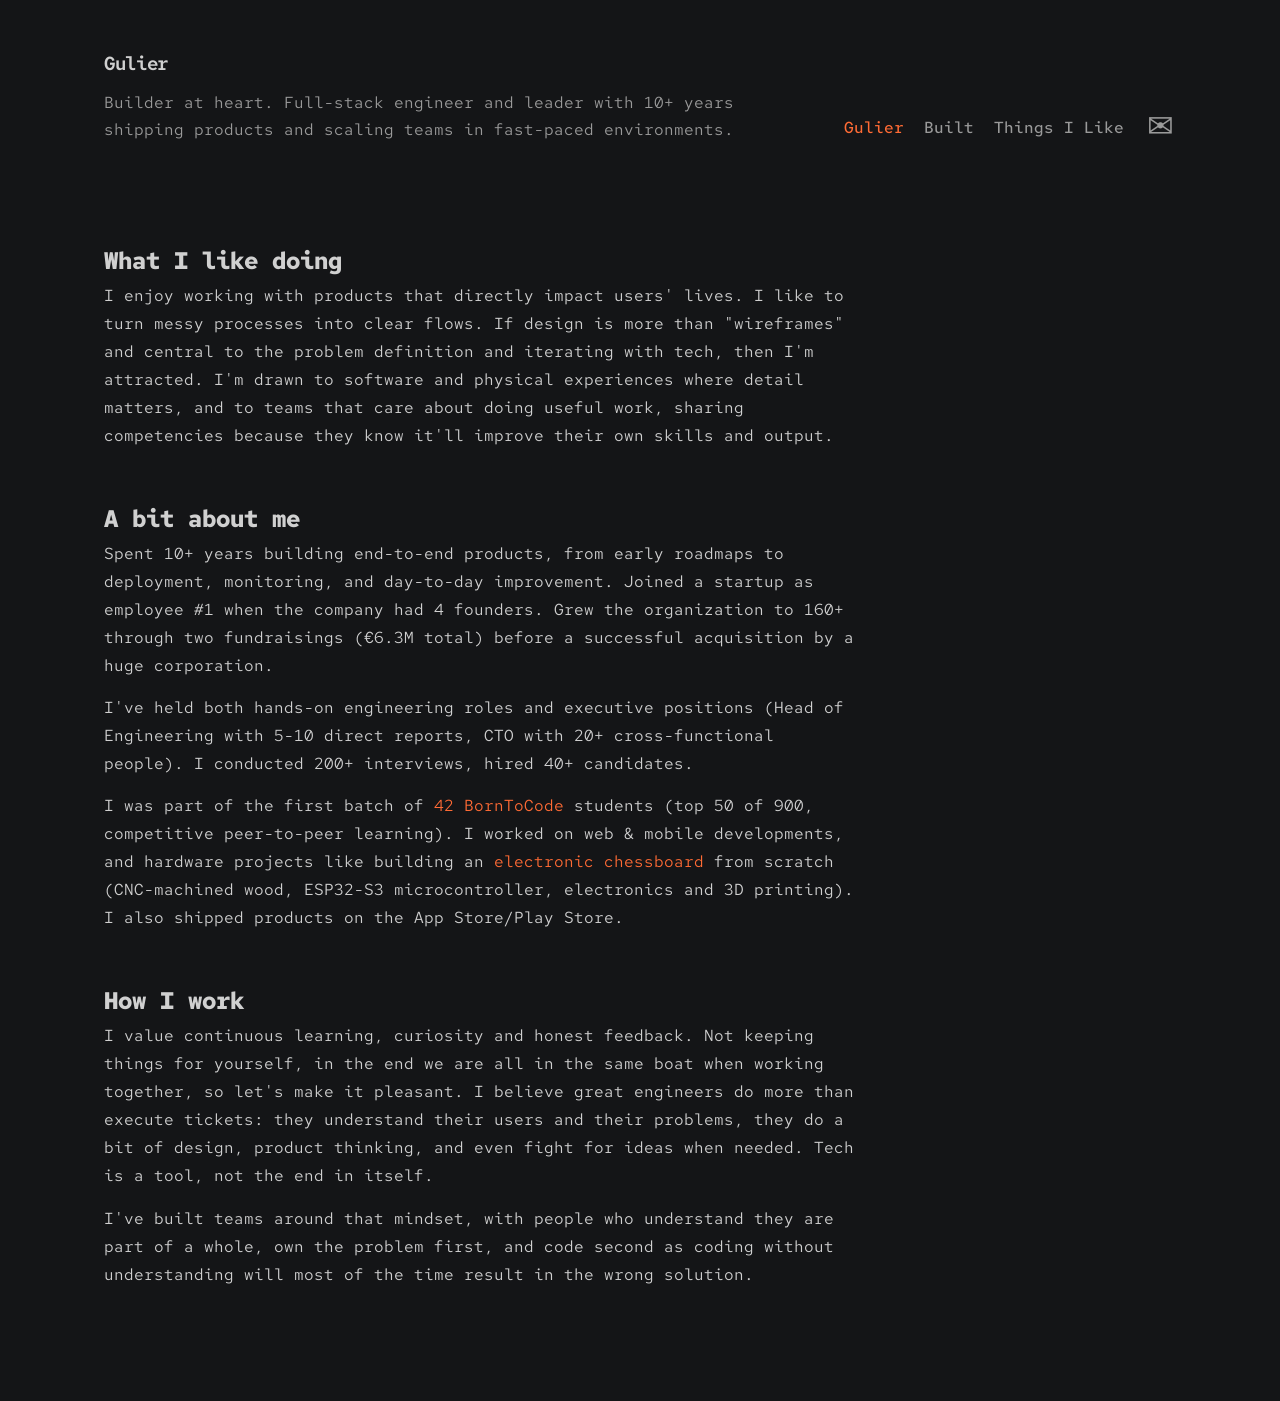
<file: index.html>
<!DOCTYPE html>
<html lang="en">
<head>
  <meta charset="UTF-8">
  <meta name="viewport" content="width=device-width, initial-scale=1.0">
  <title>Gulier</title>
  <link rel="icon" href="favicon.svg" type="image/svg+xml">
  <link rel="preconnect" href="https://fonts.googleapis.com">
  <link rel="preconnect" href="https://fonts.gstatic.com" crossorigin>
  <link href="https://fonts.googleapis.com/css2?family=Red+Hat+Mono:ital,wght@0,300..700;1,300..700&display=swap" rel="stylesheet">
  <link rel="stylesheet" href="css/main.css">
</head>
<body>
  <header class="header">
    <div class="brand">
      <h3><a class="brand-link" href="index.html">Gulier</a></h3>
      <p class="tagline">Builder at heart. Full-stack engineer and leader with 10+ years shipping products and scaling teams in fast-paced environments.</p>
    </div>
    <nav class="nav-links">
      <a href="index.html" class="nav-link active">Gulier</a>
      <a href="built/index.html" class="nav-link">Built</a>
      <a href="things/index.html" class="nav-link">Things I Like</a>
      <a href="mailto:hey@gulier.co" class="nav-link nav-contact">✉</a>
    </nav>
  </header>

  <main class="content">

    <section class="section">
      <h3 class="section-title">What I like doing</h3>
      <p class="section-copy">I enjoy working with products that directly impact users' lives. I like to turn messy processes into clear flows. If design is more than "wireframes" and central to the problem definition and iterating with tech, then I'm attracted. I'm drawn to software and physical experiences where detail matters, and to teams that care about doing useful work, sharing competencies because they know it'll improve their own skills and output.</p>
    </section>

    <section class="section">
      <h3 class="section-title">A bit about me</h3>
      <p class="section-copy">Spent 10+ years building end-to-end products, from early roadmaps to deployment, monitoring, and day-to-day improvement. Joined a startup as employee #1 when the company had 4 founders. Grew the organization to 160+ through two fundraisings (€6.3M total) before a successful acquisition by a huge corporation.</p>
      <p class="section-copy">I've held both hands-on engineering roles and executive positions (Head of Engineering with 5-10 direct reports, CTO with 20+ cross-functional people). I conducted 200+ interviews, hired 40+ candidates.</p>
      <p class="section-copy">I was part of the first batch of <a href="https://42.fr/en/homepage/" target="_blank">42 BornToCode</a> students (top 50 of 900, competitive peer-to-peer learning). I worked on web & mobile developments, and hardware projects like building an <a href="built/chessboard.html">electronic chessboard</a> from scratch (CNC-machined wood, ESP32-S3 microcontroller, electronics and 3D printing). I also shipped products on the App Store/Play Store.</p>
    </section>

    <section class="section">
      <h3 class="section-title">How I work</h3>
      <p class="section-copy">I value continuous learning, curiosity and honest feedback. Not keeping things for yourself, in the end we are all in the same boat when working together, so let's make it pleasant. I believe great engineers do more than execute tickets: they understand their users and their problems, they do a bit of design, product thinking, and even fight for ideas when needed. Tech is a tool, not the end in itself.</p>
      <p class="section-copy">I've built teams around that mindset, with people who understand they are part of a whole, own the problem first, and code second as coding without understanding will most of the time result in the wrong solution.</p>
    </section>
  </main>
  <script async data-goatcounter="https://gulier.goatcounter.com/count" src="https://gc.zgo.at/count.js"></script>
</body>
</html>
</file>
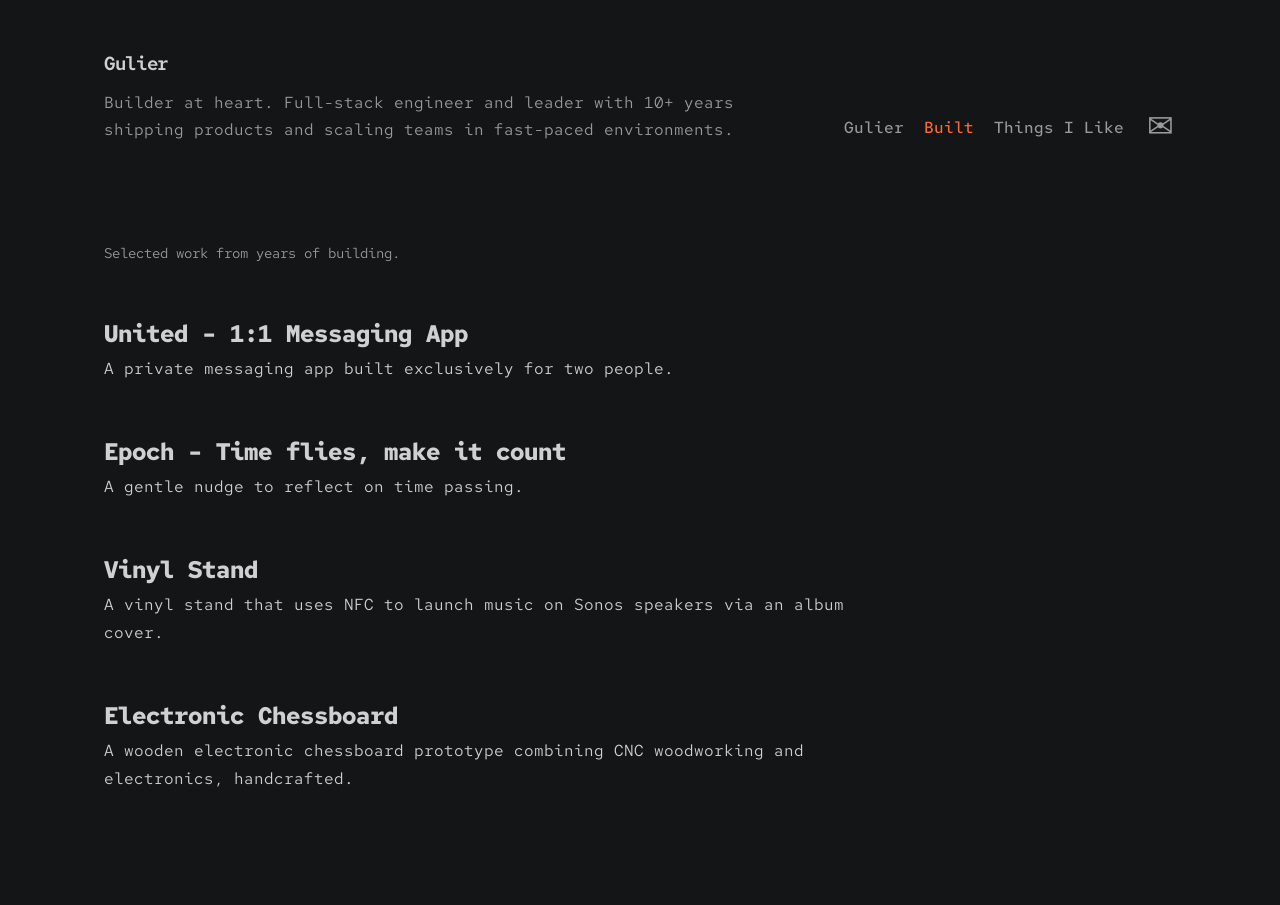
<file: built/index.html>
<!DOCTYPE html>
<html lang="en">
<head>
  <meta charset="UTF-8">
  <meta name="viewport" content="width=device-width, initial-scale=1.0">
  <title>Projects</title>
  <link rel="icon" href="../favicon.svg" type="image/svg+xml">
  <link rel="preconnect" href="https://fonts.googleapis.com">
  <link rel="preconnect" href="https://fonts.gstatic.com" crossorigin>
  <link href="https://fonts.googleapis.com/css2?family=Red+Hat+Mono:ital,wght@0,300..700;1,300..700&display=swap" rel="stylesheet">
  <link rel="stylesheet" href="../css/main.css">
</head>
<body>
  <header class="header">
    <div class="brand">
      <h3><a class="brand-link" href="../index.html">Gulier</a></h3>
      <p class="tagline">Builder at heart. Full-stack engineer and leader with 10+ years shipping products and scaling teams in fast-paced environments.</p>
    </div>
    <nav class="nav-links">
      <a href="../index.html" class="nav-link">Gulier</a>
      <a href="index.html" class="nav-link active">Built</a>
      <a href="../things/index.html" class="nav-link">Things I Like</a>
      <a href="mailto:hey@gulier.co" class="nav-link nav-contact">✉</a>
    </nav>
  </header>

  <main class="content">
    <section class="project">
      <p class="period">Selected work from years of building.</p>
    </section>

    <section class="project">
      <h2><a href="united.html" class="project-link">United - 1:1 Messaging App</a></h2>
      <p>A private messaging app built exclusively for two people.</p>
    </section>

    <section class="project">
      <h2><a href="epoch.html" class="project-link">Epoch - Time flies, make it count</a></h2>
      <p>A gentle nudge to reflect on time passing.</p>
    </section>

    <section class="project">
      <h2><a href="vinyl_stand.html" class="project-link">Vinyl Stand</a></h2>
      <p>A vinyl stand that uses NFC to launch music on Sonos speakers via an album cover.</p>
    </section>

    <section class="project">
      <h2><a href="chessboard.html" class="project-link">Electronic Chessboard</a></h2>
      <p>A wooden electronic chessboard prototype combining CNC woodworking and electronics, handcrafted.</p>
    </section>
  </main>
  <script async data-goatcounter="https://gulier.goatcounter.com/count" src="https://gc.zgo.at/count.js"></script>
</body>
</html>
</file>
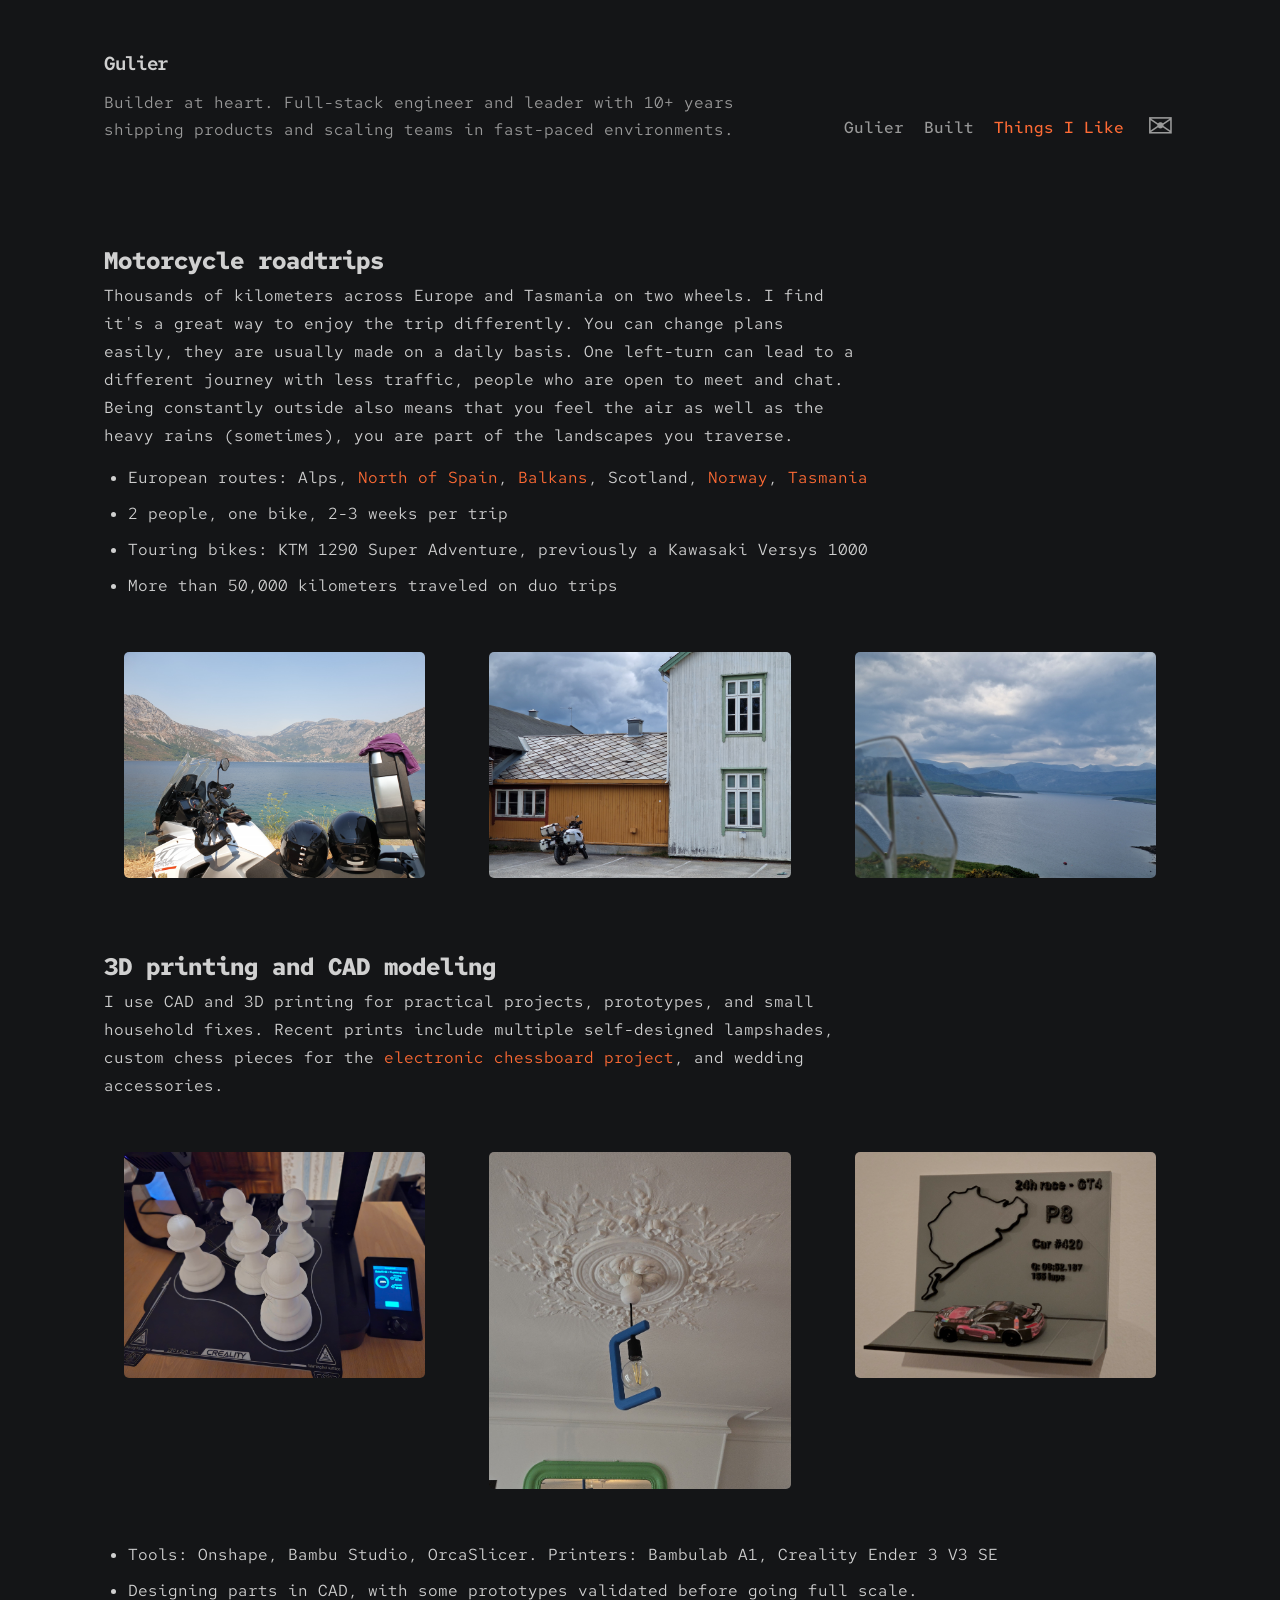
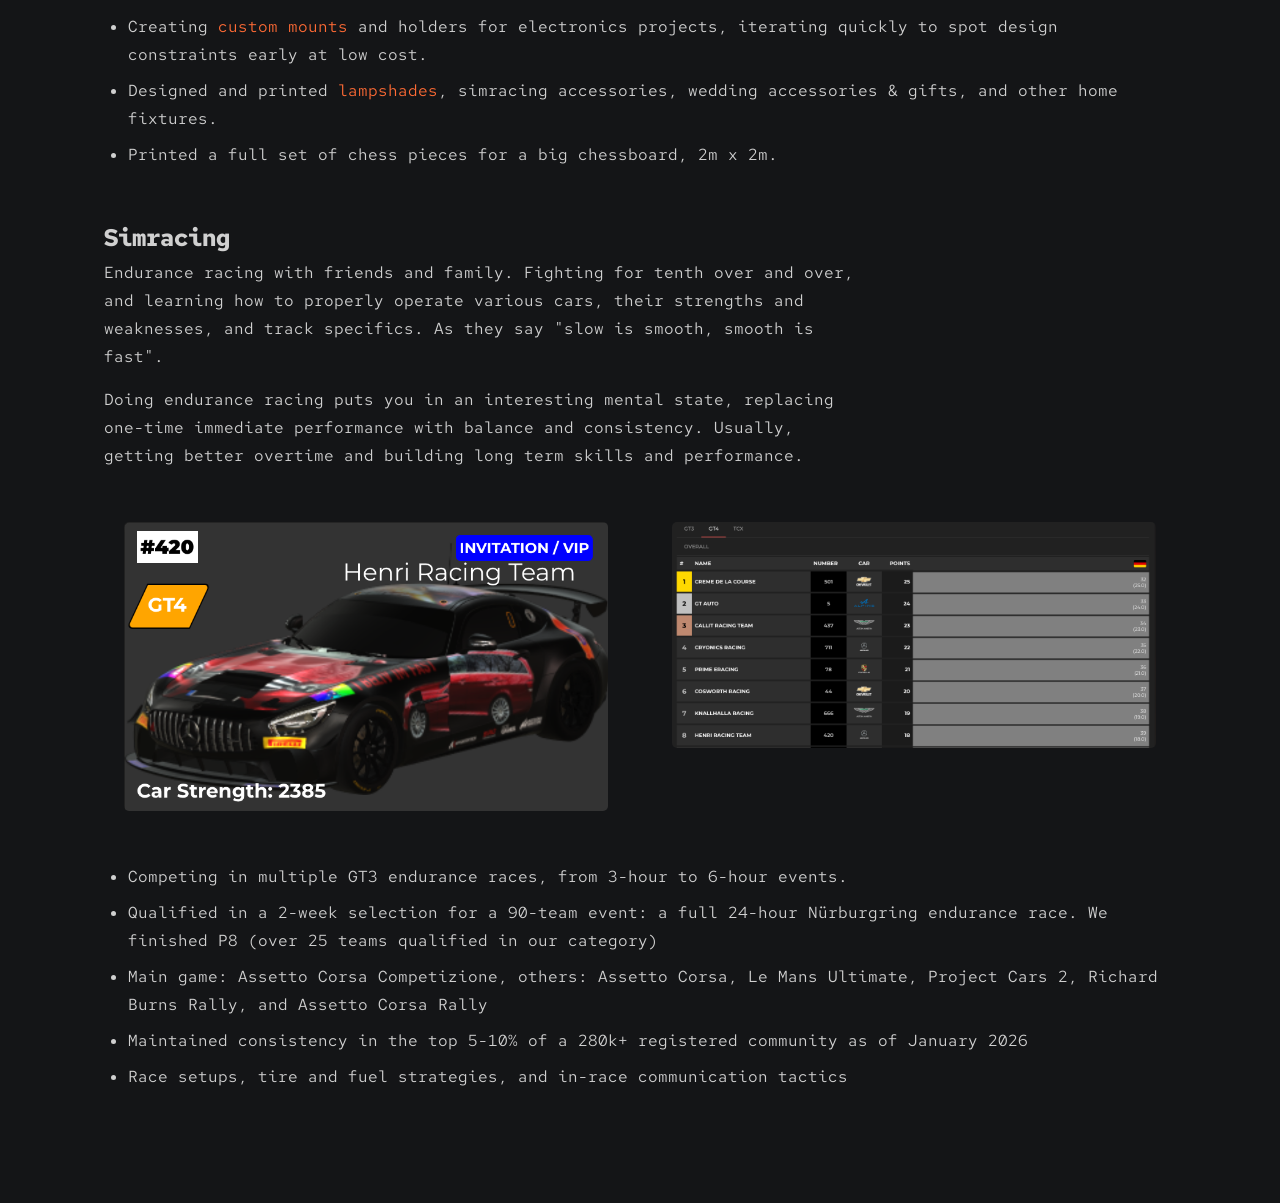
<file: things/index.html>
<!DOCTYPE html>
<html lang="en">
<head>
  <meta charset="UTF-8">
  <meta name="viewport" content="width=device-width, initial-scale=1.0">
  <title>Things I Like</title>
  <link rel="icon" href="../favicon.svg" type="image/svg+xml">
  <link rel="preconnect" href="https://fonts.googleapis.com">
  <link rel="preconnect" href="https://fonts.gstatic.com" crossorigin>
  <link href="https://fonts.googleapis.com/css2?family=Red+Hat+Mono:ital,wght@0,300..700;1,300..700&display=swap" rel="stylesheet">
  <link rel="stylesheet" href="../css/main.css">
</head>
<body>
  <header class="header">
    <div class="brand">
      <h3><a class="brand-link" href="index.html">Gulier</a></h3>
      <p class="tagline">Builder at heart. Full-stack engineer and leader with 10+ years shipping products and scaling teams in fast-paced environments.</p>
    </div>
    <nav class="nav-links">
      <a href="../index.html" class="nav-link">Gulier</a>
      <a href="../built/index.html" class="nav-link">Built</a>
      <a href="index.html" class="nav-link active">Things I Like</a>
      <a href="mailto:hey@gulier.co" class="nav-link nav-contact">✉</a>
    </nav>
  </header>

  <main class="content">
    <section class="project">
      <h2>Motorcycle roadtrips</h2>
      <p>Thousands of kilometers across Europe and Tasmania on two wheels. I find it's a great way to enjoy the trip differently. You can change plans easily, they are usually made on a daily basis. One left-turn can lead to a different journey with less traffic, people who are open to meet and chat. Being constantly outside also means that you feel the air as well as the heavy rains (sometimes), you are part of the landscapes you traverse.</p>
      <ul>
        <li>European routes: Alps, <a href="https://drawonamap.com/route-planner/#[base64]" target="_blank" rel="noopener noreferrer">North of Spain</a>, <a href="https://drawonamap.com/route-planner/#[base64]" target="_blank" rel="noopener noreferrer">Balkans</a>, Scotland, <a href="https://drawonamap.com/route-planner/#[base64]" target="_blank" rel="noopener noreferrer">Norway</a>, <a href="https://drawonamap.com/route-planner/#[base64]" target="_blank" rel="noopener noreferrer">Tasmania</a></li>
        <li>2 people, one bike, 2-3 weeks per trip</li>
        <li>Touring bikes: KTM 1290 Super Adventure, previously a Kawasaki Versys 1000</li>
        <li>More than 50,000 kilometers traveled on duo trips</li>
      </ul>
      <div class="screenshot-gallery">
        <div class="screenshot-item">
          <img src="roadtrips_assets/montenegro.jpg" alt="Motorcycle roadtrip in Montenegro">
        </div>
        <div class="screenshot-item">
          <img src="roadtrips_assets/norway.jpg" alt="Motorcycle roadtrip in Norway">
        </div>
        <div class="screenshot-item">
          <img src="roadtrips_assets/scotland.jpg" alt="Motorcycle roadtrip in Scotland">
        </div>
      </div>
    </section>
    
    <section class="project">
      <h2>3D printing and CAD modeling</h2>
      <p>I use CAD and 3D printing for practical projects, prototypes, and small household fixes. Recent prints include multiple self-designed lampshades, custom chess pieces for the <a href="../built/chessboard.html">electronic chessboard project</a>, and wedding accessories.</p>
      <div class="screenshot-gallery">
        <div class="screenshot-item">
          <img src="3D_printing_assets/big_chess_pawns.jpg" alt="3D printed chess pawn pieces">
        </div>
        <div class="screenshot-item">
          <img src="3D_printing_assets/lamp_shade.jpg" alt="3D printed lamp shade">
        </div>
        <div class="screenshot-item">
          <img src="3D_printing_assets/simracing_podium.jpeg" alt="3D printed simracing podium model">
        </div>
      </div>
      <ul>
        <li>Tools: Onshape, Bambu Studio, OrcaSlicer. Printers: Bambulab A1, Creality Ender 3 V3 SE</li>
        <li>Designing parts in CAD, with some prototypes validated before going full scale.</li>
        <li>Creating <a href="https://cad.onshape.com/documents/18b76c322b0106bce77d4702/w/9c7209e7a636577a3ef5dd9e/e/0ab78d8b5023f1d5e59f2baa?renderMode=0&uiState=6a5050689b784a5be4472950" target="_blank" rel="noopener noreferrer">custom mounts</a> and holders for electronics projects, iterating quickly to spot design constraints early at low cost.</li>
        <li>Designed and printed <a href="https://cad.onshape.com/documents/de2a0ebd83b97190f1d9cf6e/w/eb8f4e4fb508073f9f579598/e/fc3fa1fd962ad68832172e77?renderMode=0&uiState=6a50514a6ef2740900cde541" target="_blank" rel="noopener noreferrer">lampshades</a>, simracing accessories, wedding accessories & gifts, and other home fixtures.</li>
        <li>Printed a full set of chess pieces for a big chessboard, 2m x 2m.</li>
      </ul>
    </section>
    

    <section class="project">
      <h2>Simracing</h2>
      <p>Endurance racing with friends and family. Fighting for tenth over and over, and learning how to properly operate various cars, their strengths and weaknesses, and track specifics. As they say "slow is smooth, smooth is fast".</p>
      <p>Doing endurance racing puts you in an interesting mental state, replacing one-time immediate performance with balance and consistency. Usually, getting better overtime and building long term skills and performance.</p>
      <div class="screenshot-gallery">
        <div class="screenshot-item">
          <img src="simracing_assets/car.png" alt="Simracing car livery and setup">
        </div>
        <div class="screenshot-item">
          <img src="simracing_assets/ranking.png" alt="Simracing championship ranking dashboard">
        </div>
      </div>
      <ul>
        <li>Competing in multiple GT3 endurance races, from 3-hour to 6-hour events.</li>
        <li>Qualified in a 2-week selection for a 90-team event: a full 24-hour Nürburgring endurance race. We finished P8 (over 25 teams qualified in our category)</li>
        <li>Main game: Assetto Corsa Competizione, others: Assetto Corsa, Le Mans Ultimate, Project Cars 2, Richard Burns Rally, and Assetto Corsa Rally</li>
        <li>Maintained consistency in the top 5-10% of a 280k+ registered community as of January 2026</li>
        <li>Race setups, tire and fuel strategies, and in-race communication tactics</li>
      </ul>
    </section>
  </main>
  <script async data-goatcounter="https://gulier.goatcounter.com/count" src="https://gc.zgo.at/count.js"></script>
</body>
</html>
</file>
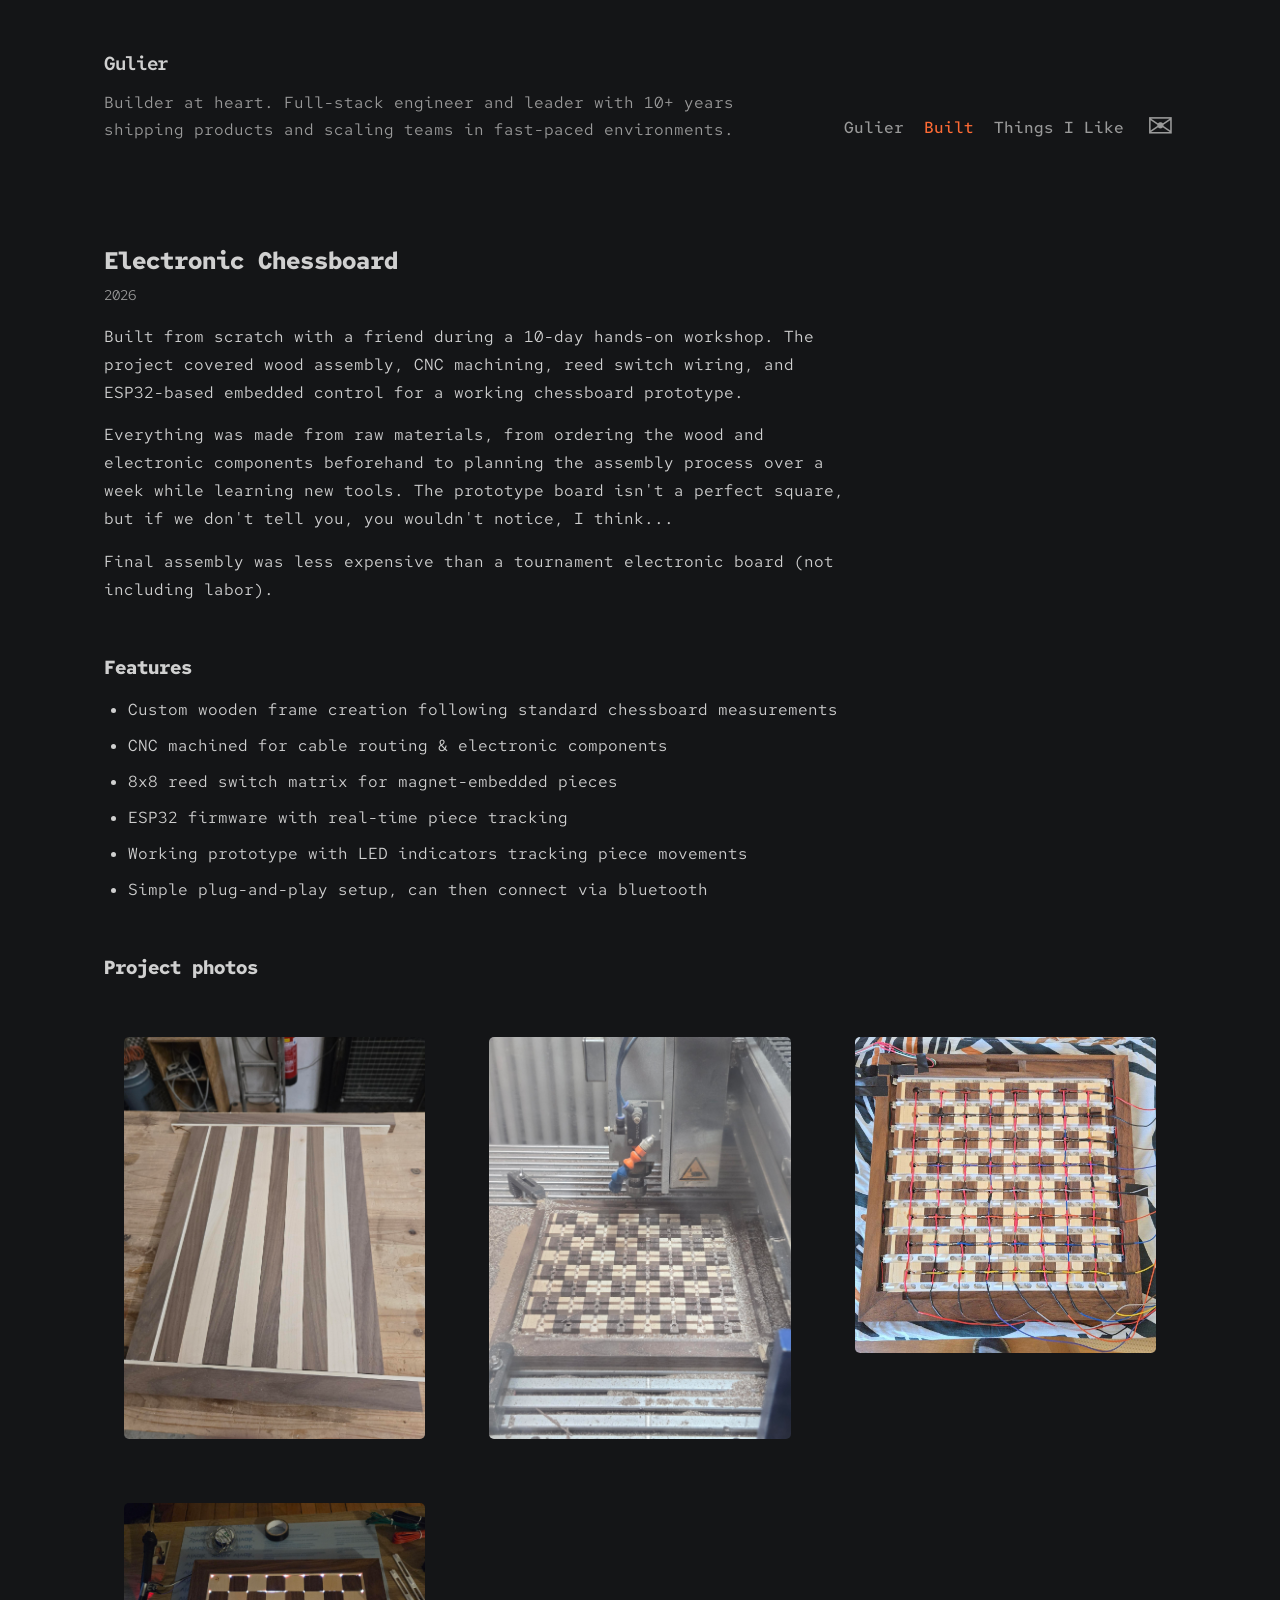
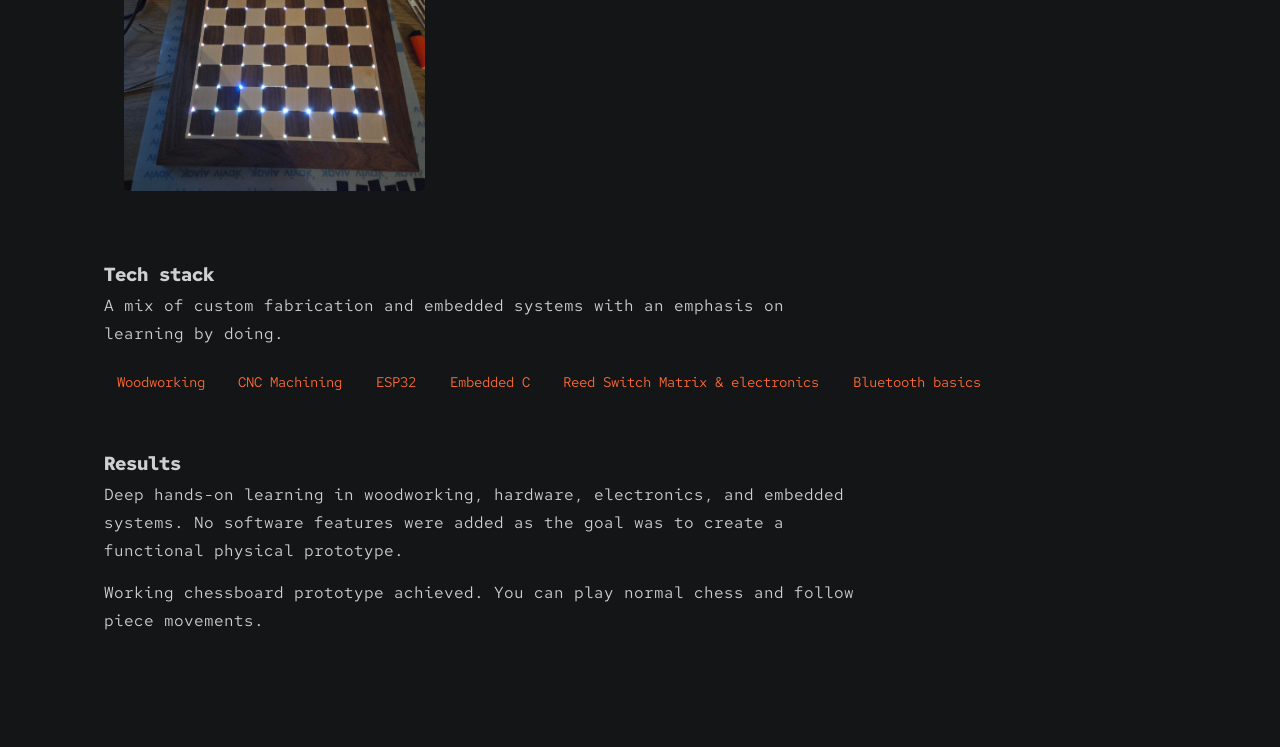
<file: built/chessboard.html>
<!DOCTYPE html>
<html lang="en">
<head>
  <meta charset="UTF-8">
  <meta name="viewport" content="width=device-width, initial-scale=1.0">
  <title>Electronic Chessboard</title>
  <link rel="icon" href="../favicon.svg" type="image/svg+xml">
  <link rel="preconnect" href="https://fonts.googleapis.com">
  <link rel="preconnect" href="https://fonts.gstatic.com" crossorigin>
  <link href="https://fonts.googleapis.com/css2?family=Red+Hat+Mono:ital,wght@0,300..700;1,300..700&display=swap" rel="stylesheet">
  <link rel="stylesheet" href="../css/main.css">
</head>
<body>
  <header class="header">
    <div class="brand">
      <h3><a class="brand-link" href="../index.html">Gulier</a></h3>
      <p class="tagline">Builder at heart. Full-stack engineer and leader with 10+ years shipping products and scaling teams in fast-paced environments.</p>
    </div>
    <nav class="nav-links">
      <a href="../index.html" class="nav-link">Gulier</a>
      <a href="index.html" class="nav-link active">Built</a>
      <a href="../things/index.html" class="nav-link">Things I Like</a>
      <a href="mailto:hey@gulier.co" class="nav-link nav-contact">✉</a>
    </nav>
  </header>

  <main class="content">
    <section class="project">
      <h2>Electronic Chessboard</h2>
      <p class="period">2026</p>
      <p>Built from scratch with a friend during a 10-day hands-on workshop. The project covered wood assembly, CNC machining, reed switch wiring, and ESP32-based embedded control for a working chessboard prototype.</p>
      <p>Everything was made from raw materials, from ordering the wood and electronic components beforehand to planning the assembly process over a week while learning new tools. The prototype board isn't a perfect square, but if we don't tell you, you wouldn't notice, I think...</p>
      <p>Final assembly was less expensive than a tournament electronic board (not including labor).</p>
    </section>
    <section class="project">
      <h3>Features</h3>
      <ul>
        <li>Custom wooden frame creation following standard chessboard measurements</li>
        <li>CNC machined for cable routing & electronic components</li>
        <li>8x8 reed switch matrix for magnet-embedded pieces</li>
        <li>ESP32 firmware with real-time piece tracking</li>
        <li>Working prototype with LED indicators tracking piece movements</li>
        <li>Simple plug-and-play setup, can then connect via bluetooth</li>
      </ul>
    </section>

    <section class="project">
      <h3>Project photos</h3>
      <div class="screenshot-gallery">
        <div class="screenshot-item">
          <img src="chessboard_assets/board_building.jpg" alt="Building the wooden chessboard frame">
        </div>
        <div class="screenshot-item">
          <img src="chessboard_assets/cnc_machining.jpg" alt="CNC machining the chessboard squares">
        </div>
        <div class="screenshot-item">
          <img src="chessboard_assets/matrix_wiring.jpg" alt="Wiring the reed switch matrix for the chessboard">
        </div>
        <div class="screenshot-item">
          <img src="chessboard_assets/led_result.jpg" alt="Chessboard with LEDs showing the working prototype">
        </div>
      </div>
    </section>

    <section class="project">
      <h3>Tech stack</h3>
      <p>A mix of custom fabrication and embedded systems with an emphasis on learning by doing.</p>
      <div class="tech-tags">
        <span class="tech-tag">Woodworking</span>
        <span class="tech-tag">CNC Machining</span>
        <span class="tech-tag">ESP32</span>
        <span class="tech-tag">Embedded C</span>
        <span class="tech-tag">Reed Switch Matrix & electronics</span>
        <span class="tech-tag">Bluetooth basics</span>
      </div>
    </section>
    <section class="project">
      <h3>Results</h3>
      <p>Deep hands-on learning in woodworking, hardware, electronics, and embedded systems. No software features were added as the goal was to create a functional physical prototype.</p>
      <p>Working chessboard prototype achieved. You can play normal chess and follow piece movements.</p>
    </section>
  </main>
  <script async data-goatcounter="https://gulier.goatcounter.com/count" src="https://gc.zgo.at/count.js"></script>
</body>
</html>
</file>
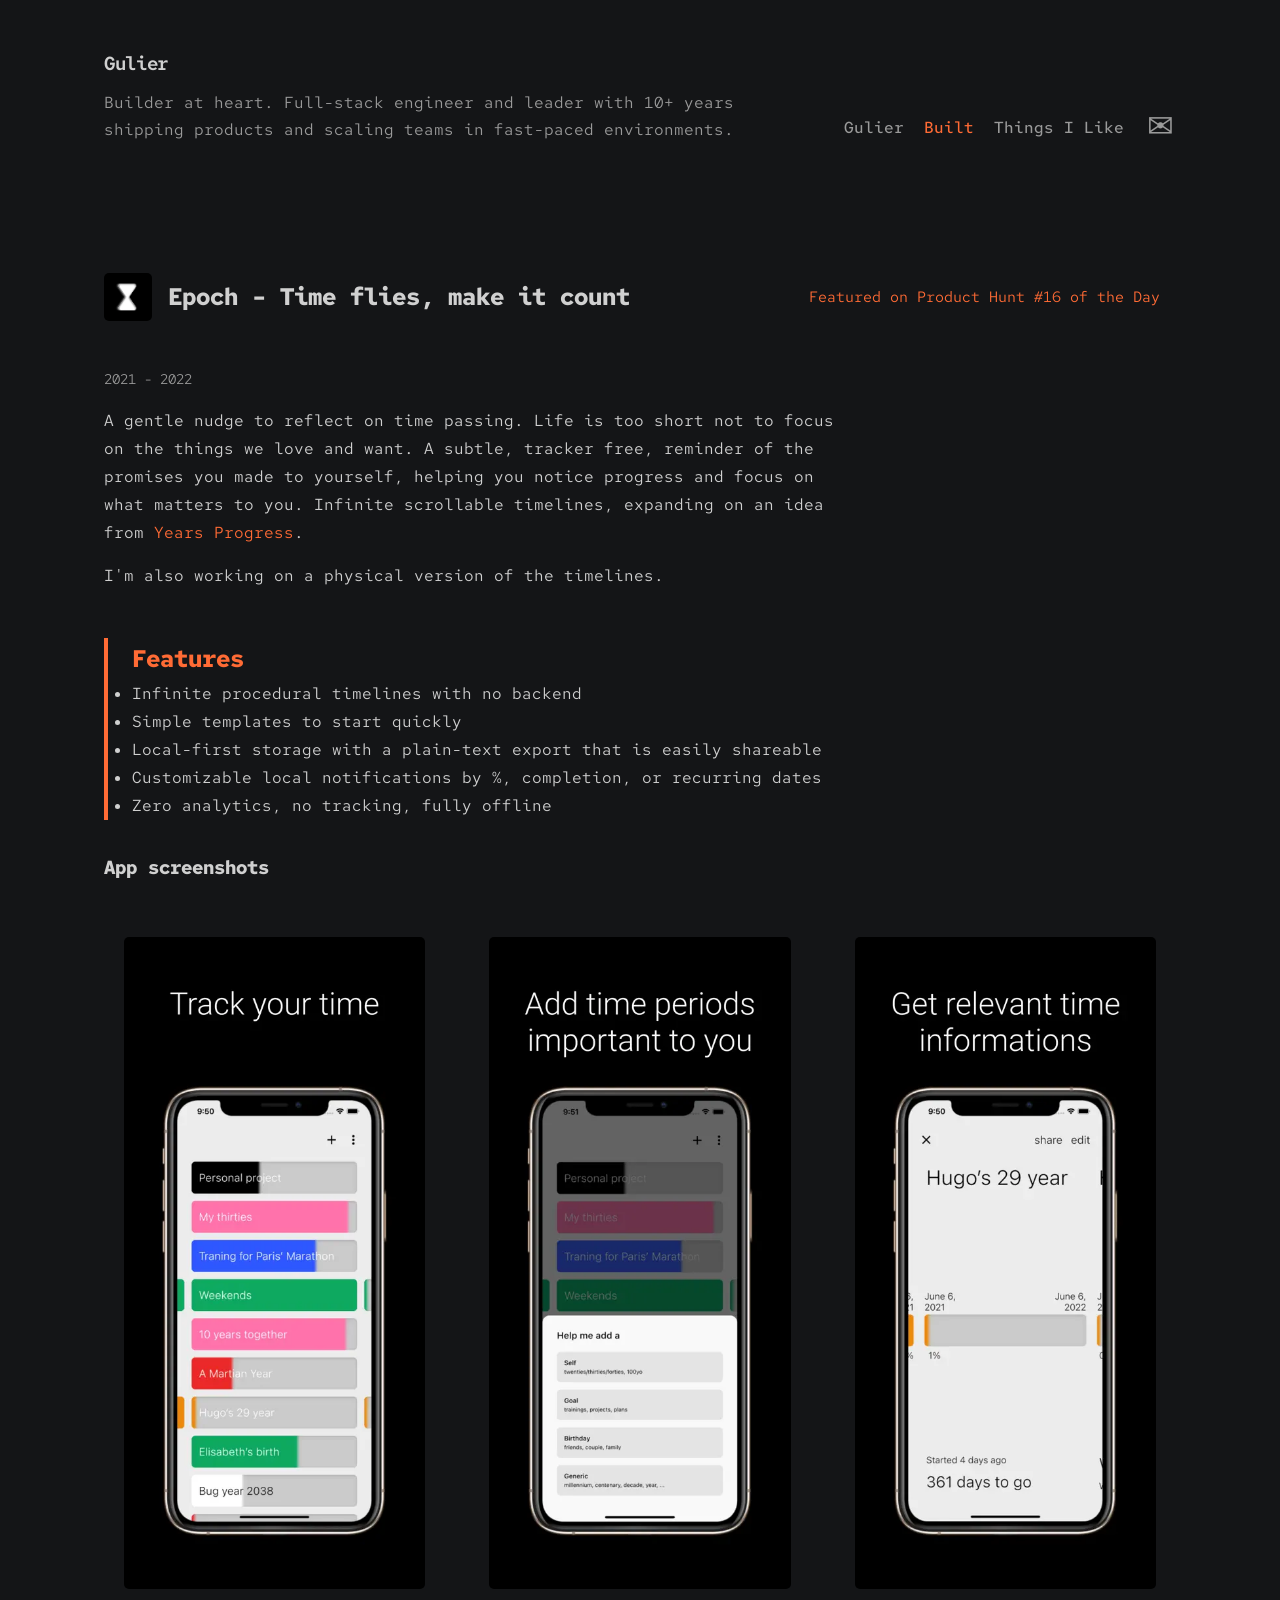
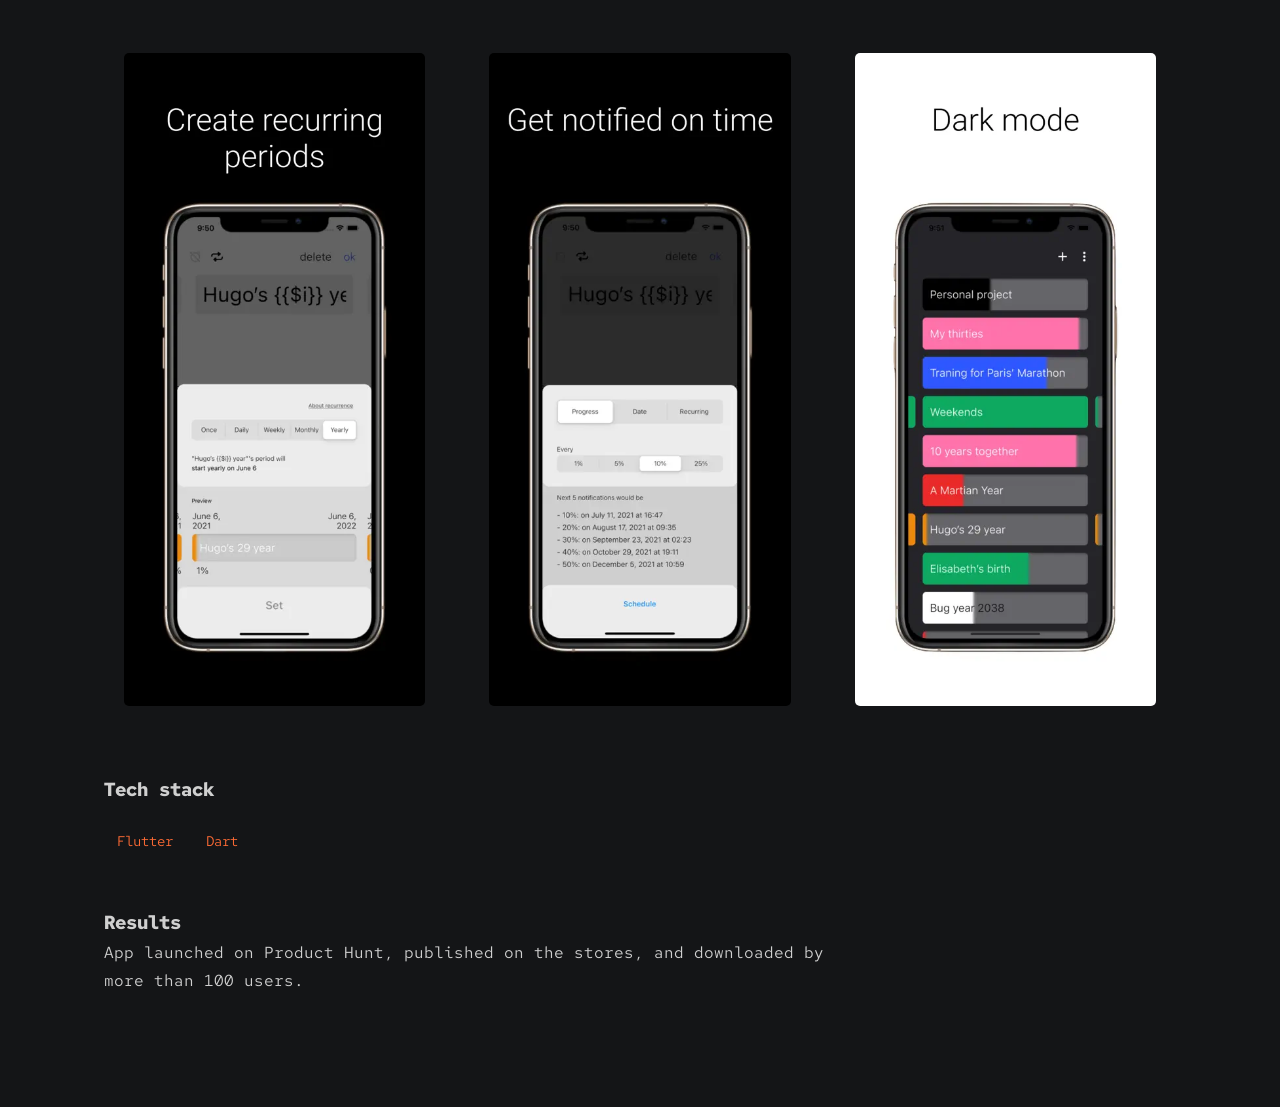
<file: built/epoch.html>
<!DOCTYPE html>
<html lang="en">
<head>
  <meta charset="UTF-8">
  <meta name="viewport" content="width=device-width, initial-scale=1.0">
  <title>Epoch - Time flies, make it count</title>
  <link rel="icon" href="../favicon.svg" type="image/svg+xml">
  <link rel="preconnect" href="https://fonts.googleapis.com">
  <link rel="preconnect" href="https://fonts.gstatic.com" crossorigin>
  <link href="https://fonts.googleapis.com/css2?family=Red+Hat+Mono:ital,wght@0,300..700;1,300..700&display=swap" rel="stylesheet">
  <link rel="stylesheet" href="../css/main.css">
</head>
<body>
  <header class="header">
    <div class="brand">
      <h3><a class="brand-link" href="../index.html">Gulier</a></h3>
      <p class="tagline">Builder at heart. Full-stack engineer and leader with 10+ years shipping products and scaling teams in fast-paced environments.</p>
    </div>
    <nav class="nav-links">
      <a href="../index.html" class="nav-link">Gulier</a>
      <a href="index.html" class="nav-link active">Built</a>
      <a href="../things/index.html" class="nav-link">Things I Like</a>
      <a href="mailto:hey@gulier.co" class="nav-link nav-contact">✉</a>
    </nav>
  </header>

  <main class="content">
    <section class="project">
      <div class="project-header">
        <div class="project-title">
          <img src="epoch_assets/epoch_logo.webp" alt="Epoch logo" class="project-icon">
          <div>
            <h2>Epoch - Time flies, make it count</h2>
          </div>
        </div>
        <div class="producthunt-indicator">
          <a href="https://www.producthunt.com/products/epoch-5" target="_blank" rel="noopener noreferrer">Featured on Product Hunt #16 of the Day</a>
        </div>
      </div>
      <p class="period">2021 - 2022</p>
      <p>A gentle nudge to reflect on time passing. Life is too short not to focus on the things we love and want. A subtle, tracker free, reminder of the promises you made to yourself, helping you notice progress and focus on what matters to you. Infinite scrollable timelines, expanding on an idea from <a href="https://x.com/yearsprogress" target="_blank">Years Progress</a>.</p>
      <p>I'm also working on a physical version of the timelines.</p>
    </section>
    <section class="project-panel">
      <h3>Features</h3>
      <ul>
        <li>Infinite procedural timelines with no backend</li>
        <li>Simple templates to start quickly</li>
        <li>Local-first storage with a plain-text export that is easily shareable</li>
        <li>Customizable local notifications by %, completion, or recurring dates</li>
        <li>Zero analytics, no tracking, fully offline</li>
      </ul>
    </section>

    <section class="project">
      <h3>App screenshots</h3>
      <div class="screenshot-gallery">
        <div class="screenshot-item">
          <img src="epoch_assets/epoch_1.webp" alt="Epoch app interface">
        </div>
        <div class="screenshot-item">
          <img src="epoch_assets/epoch_2.webp" alt="Epoch timeline view">
        </div>
        <div class="screenshot-item">
          <img src="epoch_assets/epoch_3.webp" alt="Epoch settings screen">
        </div>
        <div class="screenshot-item">
          <img src="epoch_assets/epoch_4.webp" alt="Epoch data view">
        </div>
        <div class="screenshot-item">
          <img src="epoch_assets/epoch_5.webp" alt="Epoch timeline details">
        </div>
        <div class="screenshot-item">
          <img src="epoch_assets/epoch_6.webp" alt="Epoch entry screen">
        </div>
      </div>
    </section>

  

    <section class="project">
      <h3>Tech stack</h3>
      <div class="tech-tags">
        <span class="tech-tag">Flutter</span>
        <span class="tech-tag">Dart</span>
      </div>
    </section>

    <section class="project">
      <h3>Results</h3>
      <p>App launched on Product Hunt, published on the stores, and downloaded by more than 100 users.</p>
    </section>
  </main>
  <script async data-goatcounter="https://gulier.goatcounter.com/count" src="https://gc.zgo.at/count.js"></script>
</body>
</html>
</file>
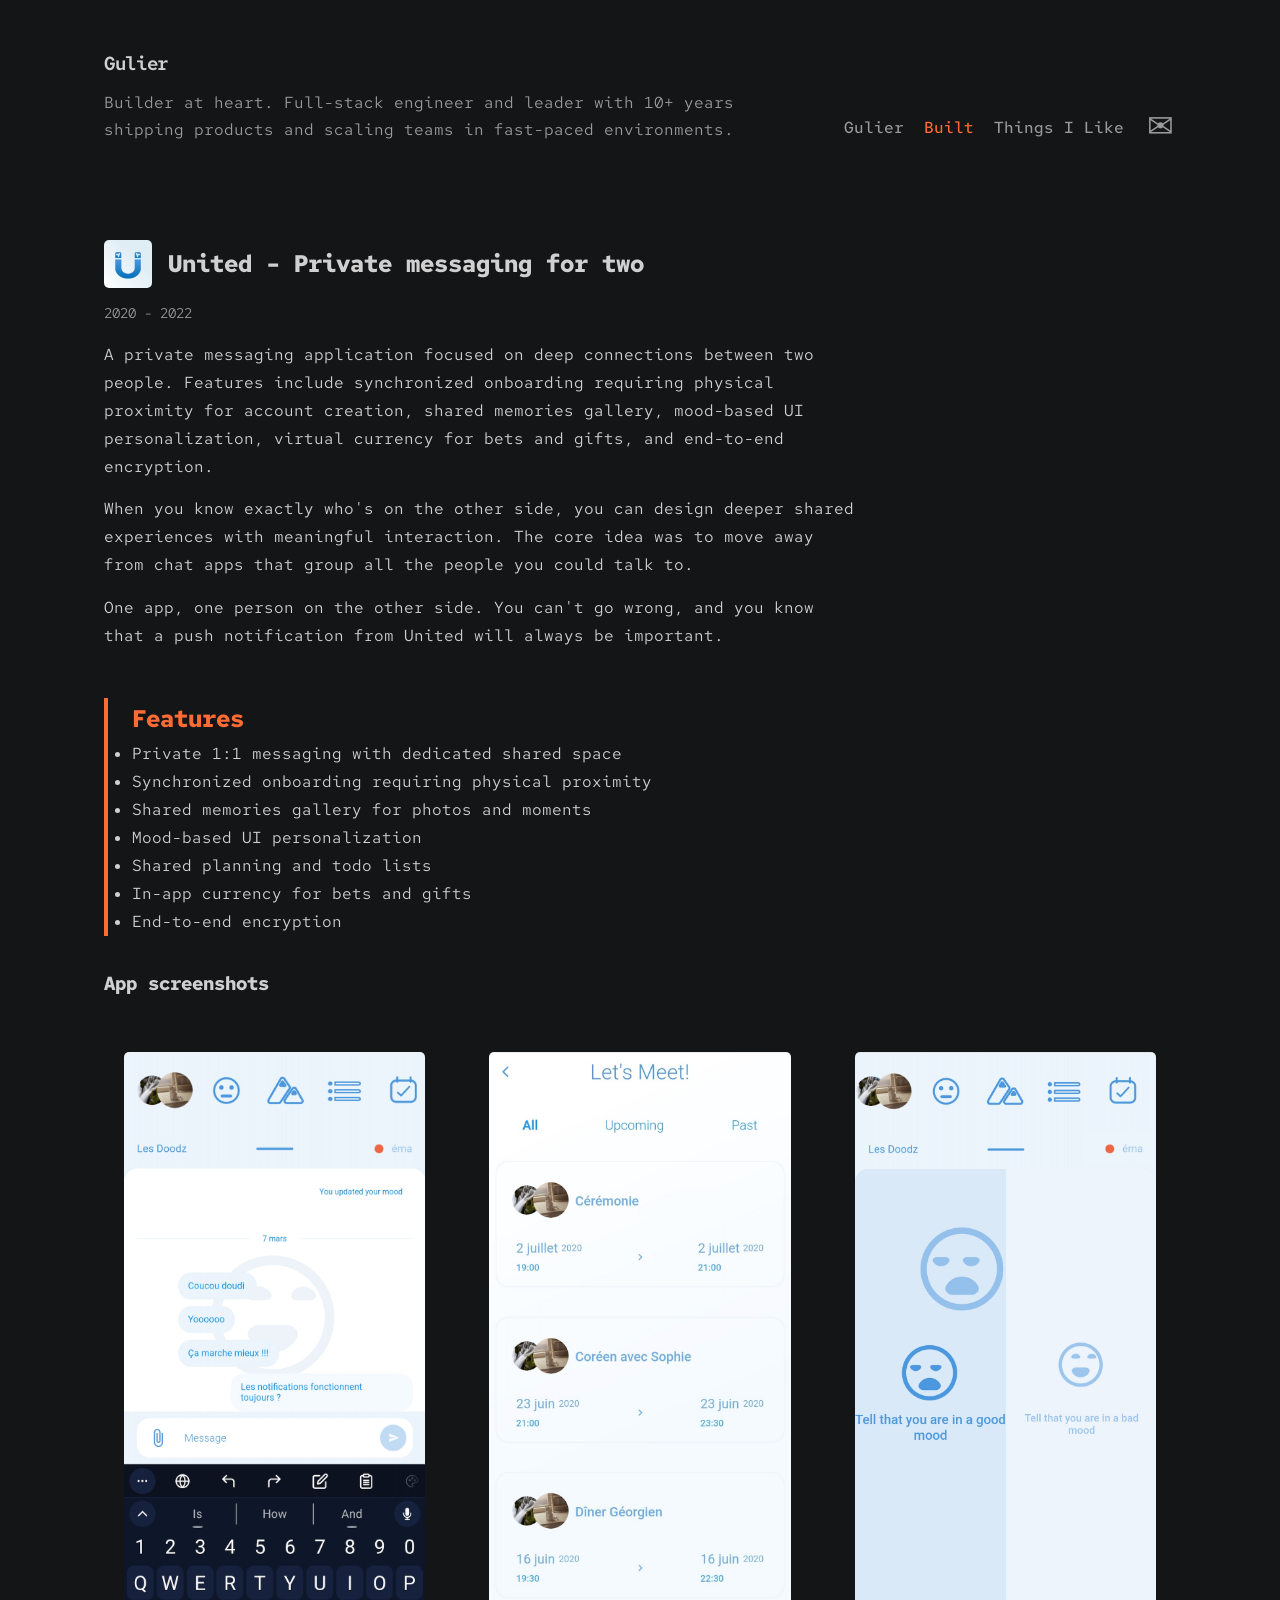
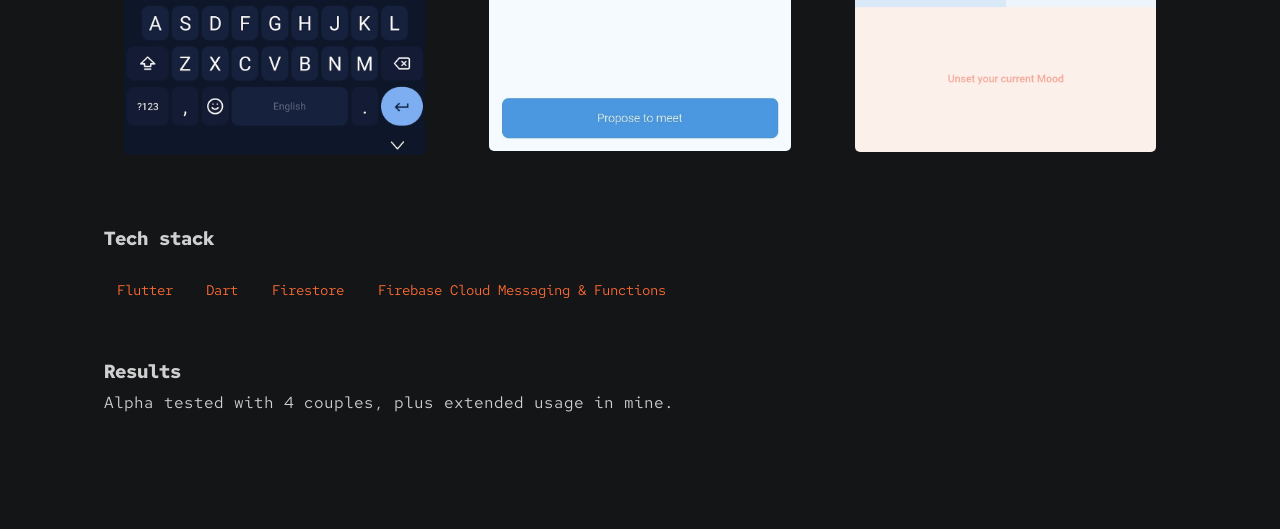
<file: built/united.html>
<!DOCTYPE html>
<html lang="en">
<head>
  <meta charset="UTF-8">
  <meta name="viewport" content="width=device-width, initial-scale=1.0">
  <title>United - Private messaging for two</title>
  <link rel="icon" href="../favicon.svg" type="image/svg+xml">
  <link rel="preconnect" href="https://fonts.googleapis.com">
  <link rel="preconnect" href="https://fonts.gstatic.com" crossorigin>
  <link href="https://fonts.googleapis.com/css2?family=Red+Hat+Mono:ital,wght@0,300..700;1,300..700&display=swap" rel="stylesheet">
  <link rel="stylesheet" href="../css/main.css">
</head>
<body>
  <header class="header">
    <div class="brand">
      <h3><a class="brand-link" href="../index.html">Gulier</a></h3>
      <p class="tagline">Builder at heart. Full-stack engineer and leader with 10+ years shipping products and scaling teams in fast-paced environments.</p>
    </div>
    <nav class="nav-links">
      <a href="../index.html" class="nav-link">Gulier</a>
      <a href="index.html" class="nav-link active">Built</a>
      <a href="../things/index.html" class="nav-link">Things I Like</a>
      <a href="mailto:hey@gulier.co" class="nav-link nav-contact">✉</a>
    </nav>
  </header>

  <main class="content">
    <section class="project">
      <div class="project-header">
        <div class="project-title">
          <img src="united_assets/united_icon.png" alt="United app icon" class="project-icon">
          <div>
            <h2>United - Private messaging for two</h2>
          </div>
        </div>
      </div>
      <p class="period">2020 - 2022</p>
      <p>A private messaging application focused on deep connections between two people. Features include synchronized onboarding requiring physical proximity for account creation, shared memories gallery, mood-based UI personalization, virtual currency for bets and gifts, and end-to-end encryption.</p>
      <p>When you know exactly who's on the other side, you can design deeper shared experiences with meaningful interaction. The core idea was to move away from chat apps that group all the people you could talk to.</p>
      <p>One app, one person on the other side. You can't go wrong, and you know that a push notification from United will always be important.</p>
    </section>
    <section class="project-panel">
      <h3>Features</h3>
      <ul>
        <li>Private 1:1 messaging with dedicated shared space</li>
        <li>Synchronized onboarding requiring physical proximity</li>
        <li>Shared memories gallery for photos and moments</li>
        <li>Mood-based UI personalization</li>
        <li>Shared planning and todo lists</li>
        <li>In-app currency for bets and gifts</li>
        <li>End-to-end encryption</li>
      </ul>
    </section>

    <section class="project">
      <h3>App screenshots</h3>
      <div class="screenshot-gallery">
        <div class="screenshot-item">
          <img src="united_assets/home_chat.png" alt="United chat and conversation screen">
        </div>
        <div class="screenshot-item">
          <img src="united_assets/meetings.png" alt="United shared memories gallery and meeting cards">
        </div>
        <div class="screenshot-item">
          <img src="united_assets/mood_setup.png" alt="United mood-based UI personalization screen">
        </div>
      </div>
    </section>

    <section class="project">
      <h3>Tech stack</h3>
      <div class="tech-tags">
        <span class="tech-tag">Flutter</span>
        <span class="tech-tag">Dart</span>
        <span class="tech-tag">Firestore</span>
        <span class="tech-tag">Firebase Cloud Messaging & Functions</span>
      </div>
    </section>

    <section class="project">
      <h3>Results</h3>
      <p>Alpha tested with 4 couples, plus extended usage in mine.</p>
    </section>
  </main>
  <script async data-goatcounter="https://gulier.goatcounter.com/count" src="https://gc.zgo.at/count.js"></script>
</body>
</html>
</file>
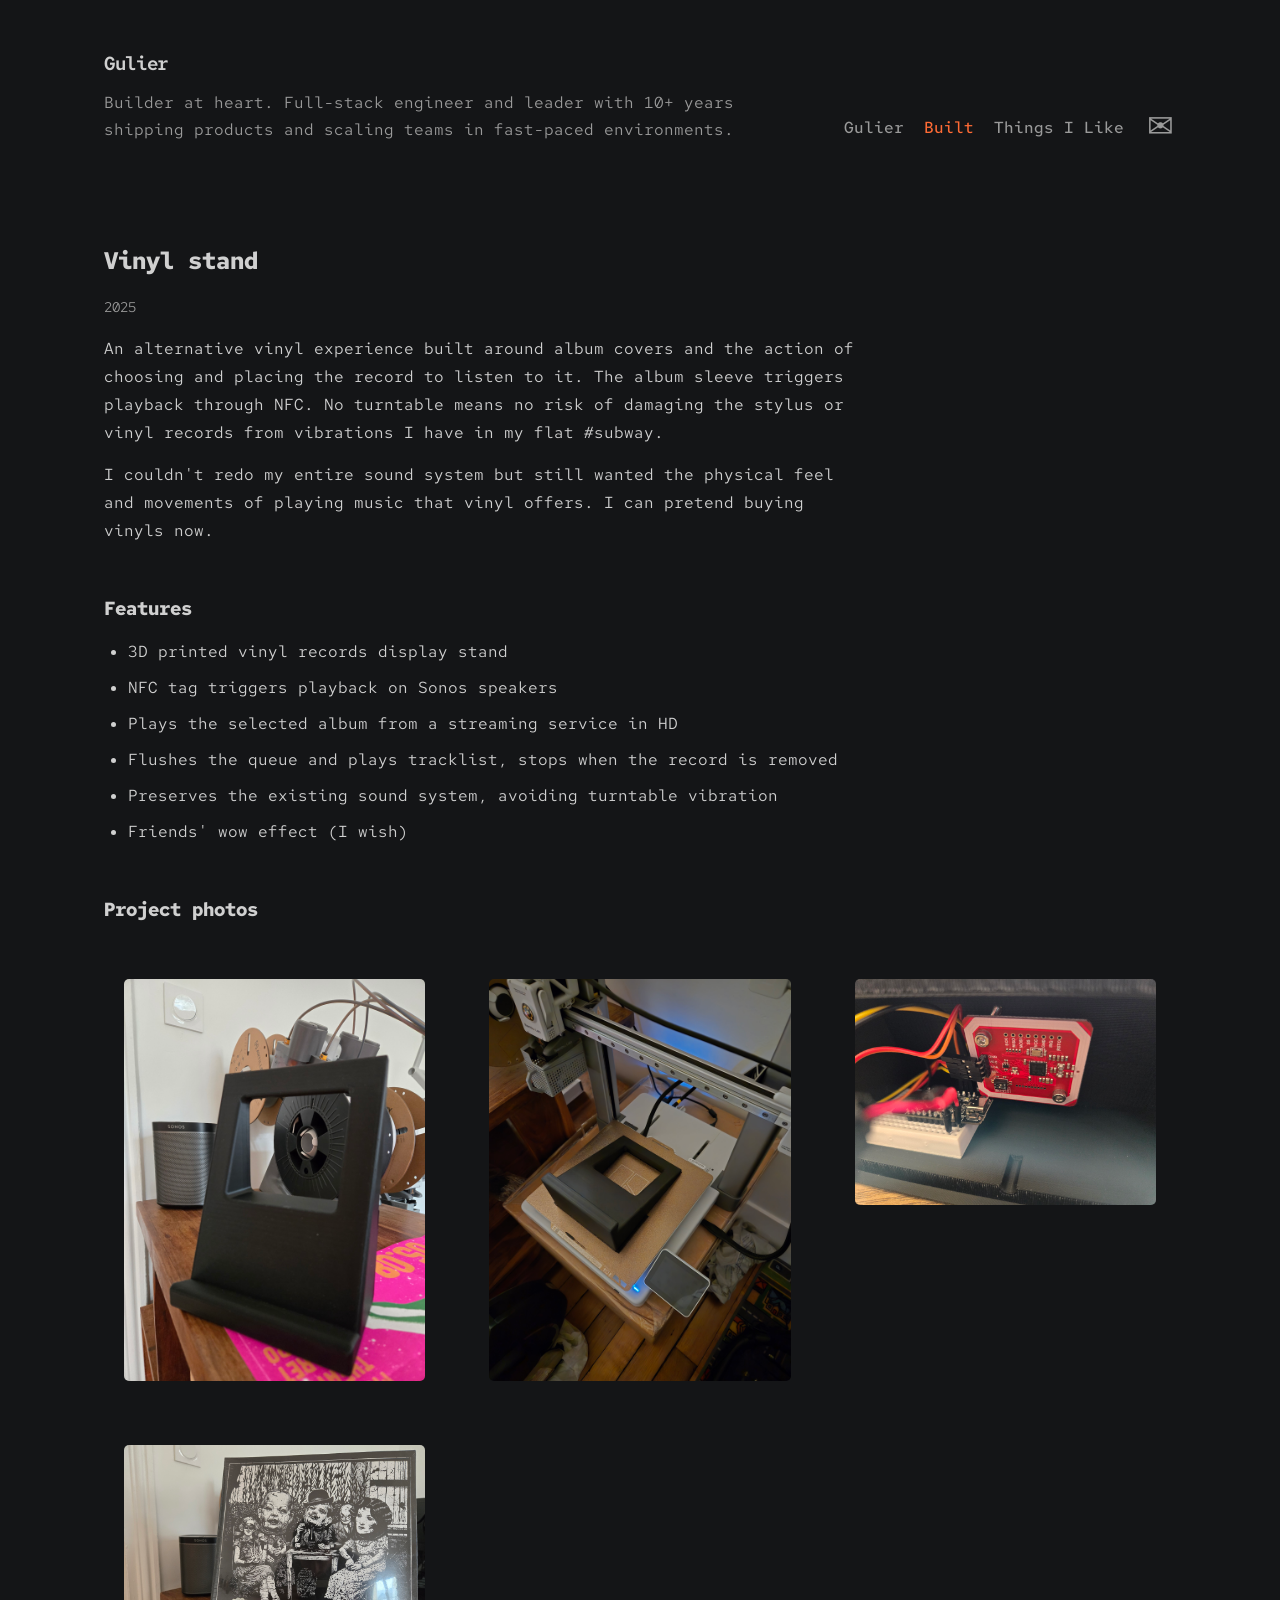
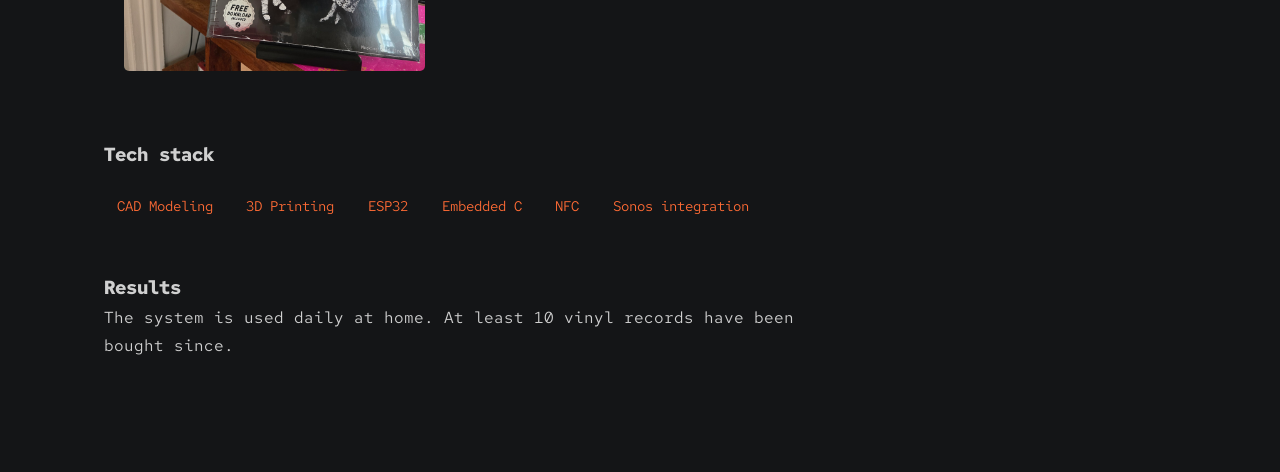
<file: built/vinyl_stand.html>
<!DOCTYPE html>
<html lang="en">
<head>
  <meta charset="UTF-8">
  <meta name="viewport" content="width=device-width, initial-scale=1.0">
  <title>Vinyl Stand - Physical music interaction | Gulier</title>
  <link rel="icon" href="../favicon.svg" type="image/svg+xml">
  <link rel="preconnect" href="https://fonts.googleapis.com">
  <link rel="preconnect" href="https://fonts.gstatic.com" crossorigin>
  <link href="https://fonts.googleapis.com/css2?family=Red+Hat+Mono:ital,wght@0,300..700;1,300..700&display=swap" rel="stylesheet">
  <link rel="stylesheet" href="../css/main.css">
</head>
<body>
  <header class="header">
    <div class="brand">
      <h3><a class="brand-link" href="../index.html">Gulier</a></h3>
      <p class="tagline">Builder at heart. Full-stack engineer and leader with 10+ years shipping products and scaling teams in fast-paced environments.</p>
    </div>
    <nav class="nav-links">
      <a href="../index.html" class="nav-link">Gulier</a>
      <a href="index.html" class="nav-link active">Built</a>
      <a href="../things/index.html" class="nav-link">Things I Like</a>
      <a href="mailto:hey@gulier.co" class="nav-link nav-contact">✉</a>
    </nav>
  </header>

  <main class="content">
    <section class="project">
      <div class="project-header">
        <div class="project-title">
          <div>
            <h2>Vinyl stand</h2>
          </div>
        </div>
      </div>
      <p class="period">2025</p>
      <p>An alternative vinyl experience built around album covers and the action of choosing and placing the record to listen to it. The album sleeve triggers playback through NFC. No turntable means no risk of damaging the stylus or vinyl records from vibrations I have in my flat #subway.</p>
      <p>I couldn't redo my entire sound system but still wanted the physical feel and movements of playing music that vinyl offers. I can pretend buying vinyls now.</p>
    </section>
    <section class="project">
      <h3>Features</h3>
      <ul>
        <li>3D printed vinyl records display stand</li>
        <li>NFC tag triggers playback on Sonos speakers</li>
        <li>Plays the selected album from a streaming service in HD</li>
        <li>Flushes the queue and plays tracklist, stops when the record is removed</li>
        <li>Preserves the existing sound system, avoiding turntable vibration</li>
        <li>Friends' wow effect (I wish)</li>
      </ul>
    </section>

    <section class="project">
      <h3>Project photos</h3>
      <div class="screenshot-gallery">
        <div class="screenshot-item">
          <img src="vinyl_display_assets/vinyle_holder.jpg" alt="3D printed vinyl display holder">
        </div>
        <div class="screenshot-item">
          <img src="vinyl_display_assets/3d_printing_box_holder.jpg" alt="3D printing the vinyl display holder">
        </div>
        <div class="screenshot-item">
          <img src="vinyl_display_assets/electronics_zoom_in.jpg" alt="Close-up of the electronics inside the display">
        </div>
        <div class="screenshot-item">
          <img src="vinyl_display_assets/live_example.jpg" alt="Vinyl cover displayed and ready to play music">
        </div>
      </div>
    </section>

    <section class="project">
      <h3>Tech stack</h3>
      <div class="tech-tags">
        <span class="tech-tag">CAD Modeling</span>
        <span class="tech-tag">3D Printing</span>
        <span class="tech-tag">ESP32</span>
        <span class="tech-tag">Embedded C</span>
        <span class="tech-tag">NFC</span>
        <span class="tech-tag">Sonos integration</span>
      </div>
    </section>

    <section class="project">
      <h3>Results</h3>
      <p>The system is used daily at home. At least 10 vinyl records have been bought since.</p>
    </section>
  </main>
  <script async data-goatcounter="https://gulier.goatcounter.com/count" src="https://gc.zgo.at/count.js"></script>
</body>
</html>
</file>
<file: css/main.css>
/* ============================================
   DESIGN SYSTEM
   ============================================ */

:root {
  --text-primary: #d0d0d0;
  --text-secondary: #9a9a9a;
  --accent: #ff6b35;
  --bg-dark: #141517;
  --surface: #1c1f24;
  --muted: #75787f;
}

/* ============================================
   RESET & BASE
   ============================================ */

*, *::before, *::after {
  margin: 0;
  padding: 0;
  box-sizing: border-box;
}

html {
  font-size: 16px;
  -webkit-font-smoothing: antialiased;
}

body {
  min-height: 100vh;
  font-family: 'Red Hat Mono', monospace;
  background: var(--bg-dark);
  color: var(--text-primary);
  line-height: 1.75;
  text-align: left;
}

body::selection {
  background: rgba(255, 107, 53, 0.2);
  color: var(--text-primary);
}

img {
  max-width: 100%;
  height: auto;
  display: block;
  border-radius: 5px;
}

a {
  color: var(--accent);
  text-decoration: none;
  transition: color 0.2s ease;
}

a:hover,
a:focus-visible {
  text-decoration: none;
  color: #ff8c4e;
}

/* ============================================
   HEADER
   ============================================ */

.header {
  width: min(100%, 1120px);
  margin: 0 auto 2.5rem;
  padding: 3rem 1.5rem 2.5rem;
  display: flex;
  flex-wrap: wrap;
  align-items: flex-end;
  justify-content: space-between;
  gap: 2rem;
}

.brand {
  flex: 1 1 320px;
  min-width: 320px;
}

.header h3 {
  font-weight: 600;
  letter-spacing: -0.02em;
  margin-bottom: 0.5rem;
}

.brand-link {
  color: inherit;
  text-decoration: none;
}

.brand-link:hover {
  color: var(--accent);
}

.tagline {
  color: var(--text-secondary);
  font-size: 0.98rem;
  max-width: 68ch;
  line-height: 1.75;
}

.nav-links {
  display: flex;
  flex-wrap: wrap;
  gap: 1.25rem;
  align-items: center;
}

.nav-link {
  color: var(--text-secondary);
  font-weight: 500;
  transition: color 0.2s ease;
}

.nav-link:hover,
.nav-link.active {
  color: var(--accent);
}

.nav-link.nav-contact {
  display: inline-flex;
  align-items: center;
  font-family: inherit;
  font-size: 2rem;
  line-height: 1;
  padding: 0 0.15rem;
  transform: translateY(-0.15rem);
}

.content {
  width: min(100%, 1120px);
  margin: 0 auto;
  padding: 1rem 1.5rem 4rem;
}

.project,
.section {
  margin-bottom: 3rem;
}

.project h2,
.section-title,
.project-panel h3,
.highlight-panel h3 {
  font-size: 1.5rem;
  font-weight: 700;
}

.catchphrase {
  color: var(--accent);
  font-size: 1rem;
  font-weight: 500;
  margin-bottom: 1rem;
  max-width: 55ch;
}

.project .period,
.section .period {
  color: var(--text-secondary);
  font-size: 0.9rem;
  margin-bottom: 1rem;
  display: block;
}

.project p,
.section p,
.section .section-copy,
.project-panel p,
.highlight-panel p {
  margin-bottom: 0.9rem;
  max-width: 75ch;
}

.project ul,
.section ul {
  margin: 0.75rem 0 0 1.5rem;
  list-style: disc;
}

.project li,
.section li {
  margin-bottom: 0.5rem;
  line-height: 1.75;
}

.project-link {
  color: inherit;
  font-weight: 700;
}

.tech-tags {
  display: flex;
  flex-wrap: wrap;
  gap: 0.5rem;
  margin-top: 1rem;
}

.tech-tag {
  color: var(--accent);
  padding: 0.35rem 0.8rem;
  font-size: 0.9rem;
  background: transparent;
}

.tech-tag:hover {
  background: rgba(255, 107, 53, 0.08);
}

.timeline {
  position: relative;
  padding-left: 2rem;
  margin: 2rem 0;
}

.timeline::before {
  content: '';
  position: absolute;
  left: 0;
  top: 0;
  bottom: 0;
  width: 2px;
  background: var(--accent);
}

.timeline-item {
  position: relative;
  margin-bottom: 1.5rem;
}

.timeline-item::before {
  content: '';
  position: absolute;
  left: -2.5rem;
  top: 0.45rem;
  width: 12px;
  height: 12px;
  background: var(--accent);
  border: 2px solid #000;
}

.timeline-date {
  color: var(--accent);
  font-weight: 600;
  font-size: 0.9rem;
  margin-bottom: 0.35rem;
  display: block;
}

.timeline-content {
  color: var(--text-primary);
  font-size: 0.95rem;
  max-width: 70ch;
}

.screenshot-gallery {
  display: grid;
  grid-template-columns: repeat(auto-fit, minmax(280px, 1fr));
  gap: 1.5rem;
  margin: 2rem 0;
}

.screenshot-item {
  padding: 1.25rem;
  background: transparent;
}

.screenshot-item img {
  width: 100%;
}

.image-caption {
  margin-top: 0.85rem;
  color: var(--text-secondary);
  font-size: 0.9rem;
  text-align: center;
}

.logo-item {
  grid-column: span 2;
  max-width: 680px;
  margin: 0 auto;
}

.producthunt-indicator,
.highlight-panel,
.project-panel {
  border-left: 4px solid var(--accent);
  padding: 0 1.5rem;
  margin: 2rem 0;
  background: transparent;
}

.producthunt-indicator {
  color: var(--text-primary);
  font-size: 0.95rem;
}

.project-header {
  display: flex;
  flex-wrap: wrap;
  align-items: center;
  justify-content: space-between;
  gap: 1rem;
  margin-bottom: 0.75rem;
}

.project-title {
  display: flex;
  align-items: center;
  gap: 1rem;
}

.project-icon {
  height: 3rem;
  width: auto;
  flex-shrink: 0;
  display: inline-flex;
  vertical-align: middle;
}

.producthunt-indicator {
  border-left: none;
  padding: 0.75rem 1rem;
}

.highlight-panel h3,
.project-panel h3 {
  color: var(--accent);
}

@media (max-width: 768px) {
  .header {
    padding: 2rem 1rem 1.5rem;
  }

  .nav-links {
    gap: 1rem;
  }

  .content {
    padding: 0 1rem 3rem;
  }

  .timeline {
    padding-left: 1rem;
  }

  .timeline::before {
    left: 0.2rem;
  }

  .timeline-item::before {
    left: -1.75rem;
  }
}
</file>
